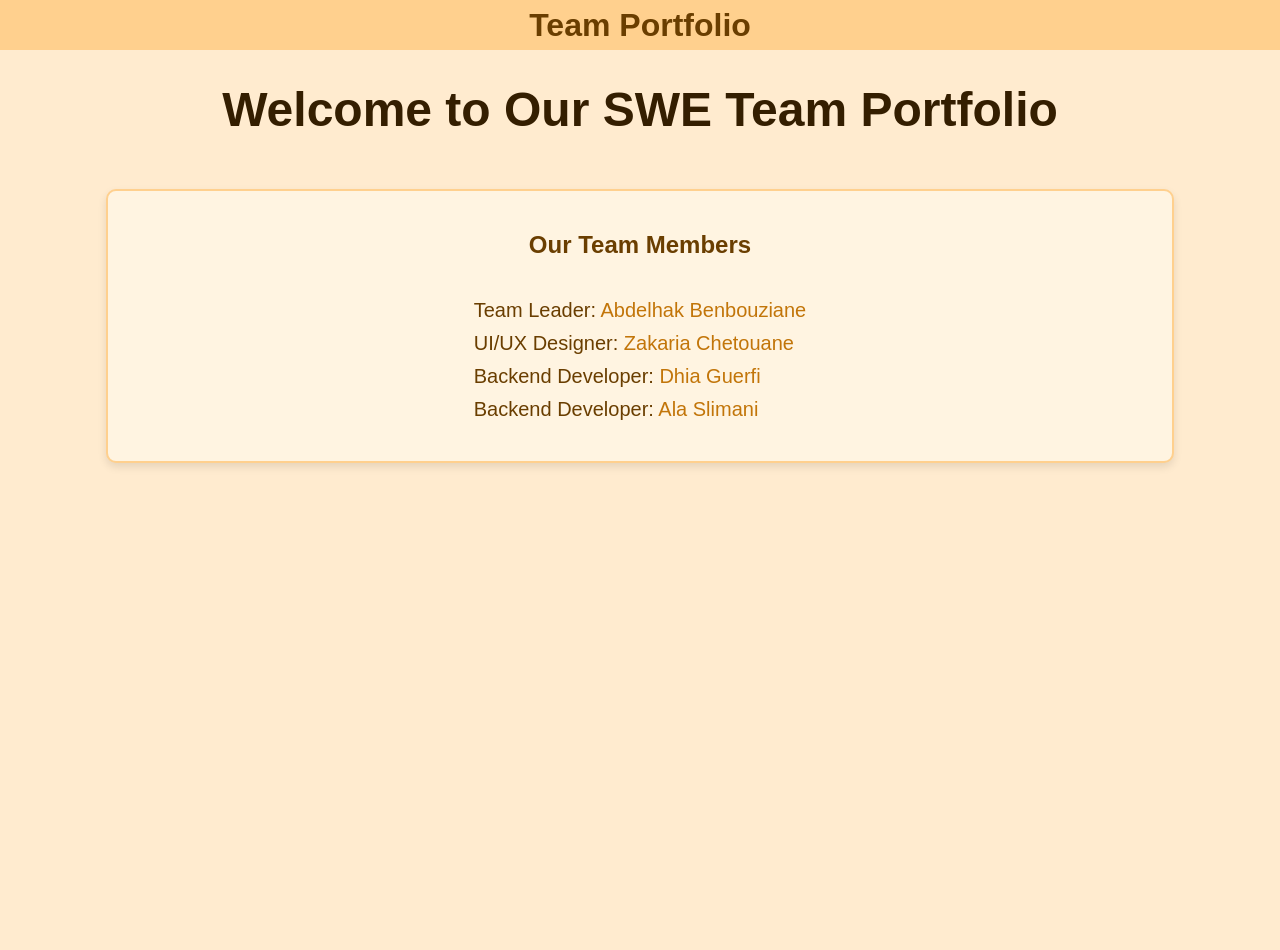
<file: index.html>
<!DOCTYPE html>
<html lang="en">
<head>
    <meta charset="UTF-8">
    <meta name="viewport" content="width=device-width, initial-scale=1.0">
    <meta name="data-team-portfolio-project" content="Team Portfolio Project">
    <title>SWE Team Portfolio</title>
</head>
<body style="padding: 0; margin: 0; font-family: Arial, sans-serif;">
    <header style=" width: 100%; background-color: #ffd08e; color: #6a3e00; text-align: center; height: 50px; position: fixed; top: 0; left: 0; display: flex; align-items: center; justify-content: center;">
        <h1>Team Portfolio</h1>
    </header>
    <main style="margin-top: 50px; background-color: #ffebcf; width: 100%; height:100vh; display: flex; flex-direction: column; align-items: center; justify-content: start;">
        <h1 style="color: #341e00; font-size: 48px; margin-left: auto; margin-right: auto;">Welcome to Our SWE Team Portfolio</h1>
        <section style="width: 80%; background-color: #fff4e1; border: 2px solid #ffd08e; border-radius: 10px; padding: 20px; margin-top: 20px; text-align: center; box-shadow: 0 4px 8px rgba(0, 0, 0, 0.1);">
            <div style="display: flex; flex-direction: column; align-items: center; justify-content: center; ">
            <h1 style="color: #6a3e00;">Our Team Members</h1>
                <ul style="list-style-type: none; padding: 0; color: #6a3e00; font-size: 20px; display: flex; flex-direction: column; align-items: start; gap: 10px;">
                    <li>Team Leader: <a style="color: #c27509; text-decoration: none;" href="abdelhak_portfolio/Abdelhak_portfolio.html">Abdelhak Benbouziane</a></li>
                    <li>UI/UX Designer: <a style="color: #c27509; text-decoration: none;" href="zakaria_portfolio/zakaria-chetouane.html">Zakaria Chetouane</a></li>
                    <li>Backend Developer: <a style="color: #c27509; text-decoration: none;" href="dhia_portfolio/index.html">Dhia Guerfi</a></li>
                    <li>Backend Developer: <a style="color: #c27509; text-decoration: none;" href="ala_portfolio/alaslimani.html">Ala Slimani</a></li>
                </ul>      
            </div>
    </main>
</body>
</html>
</file>
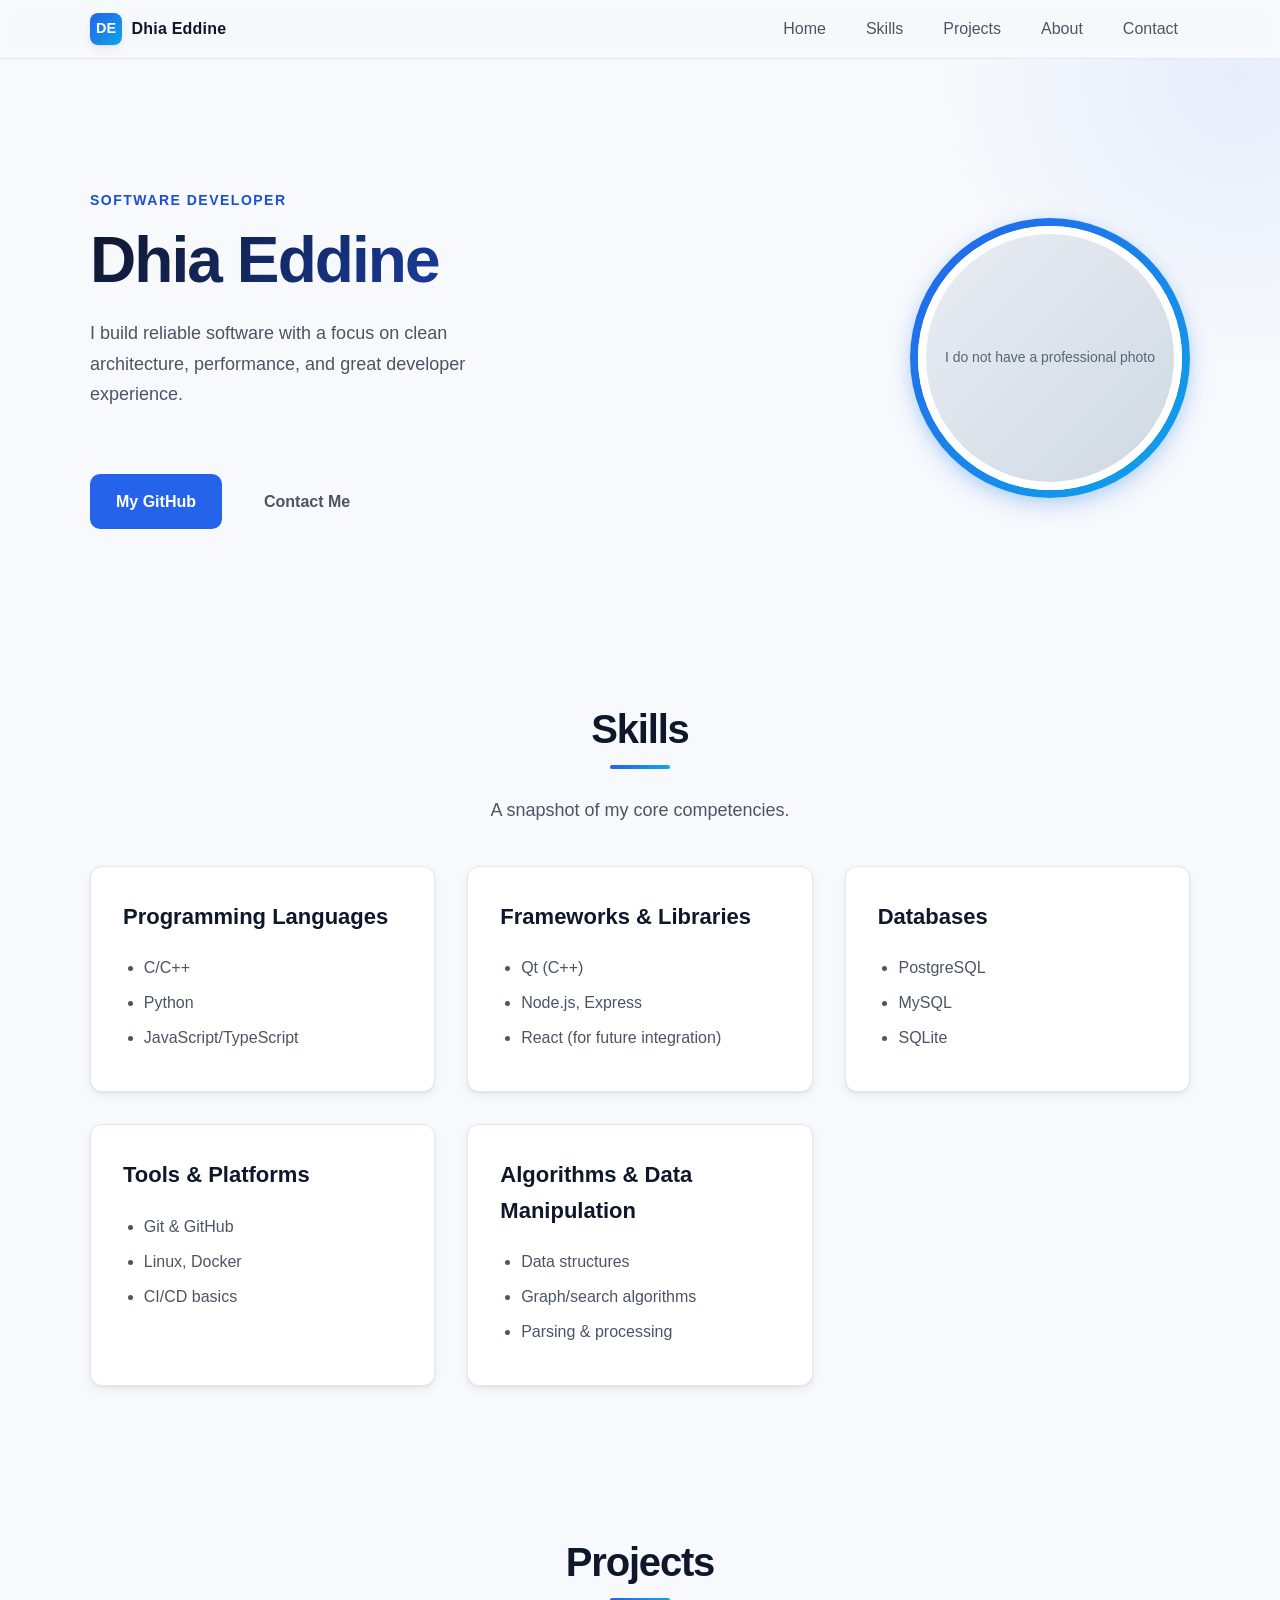
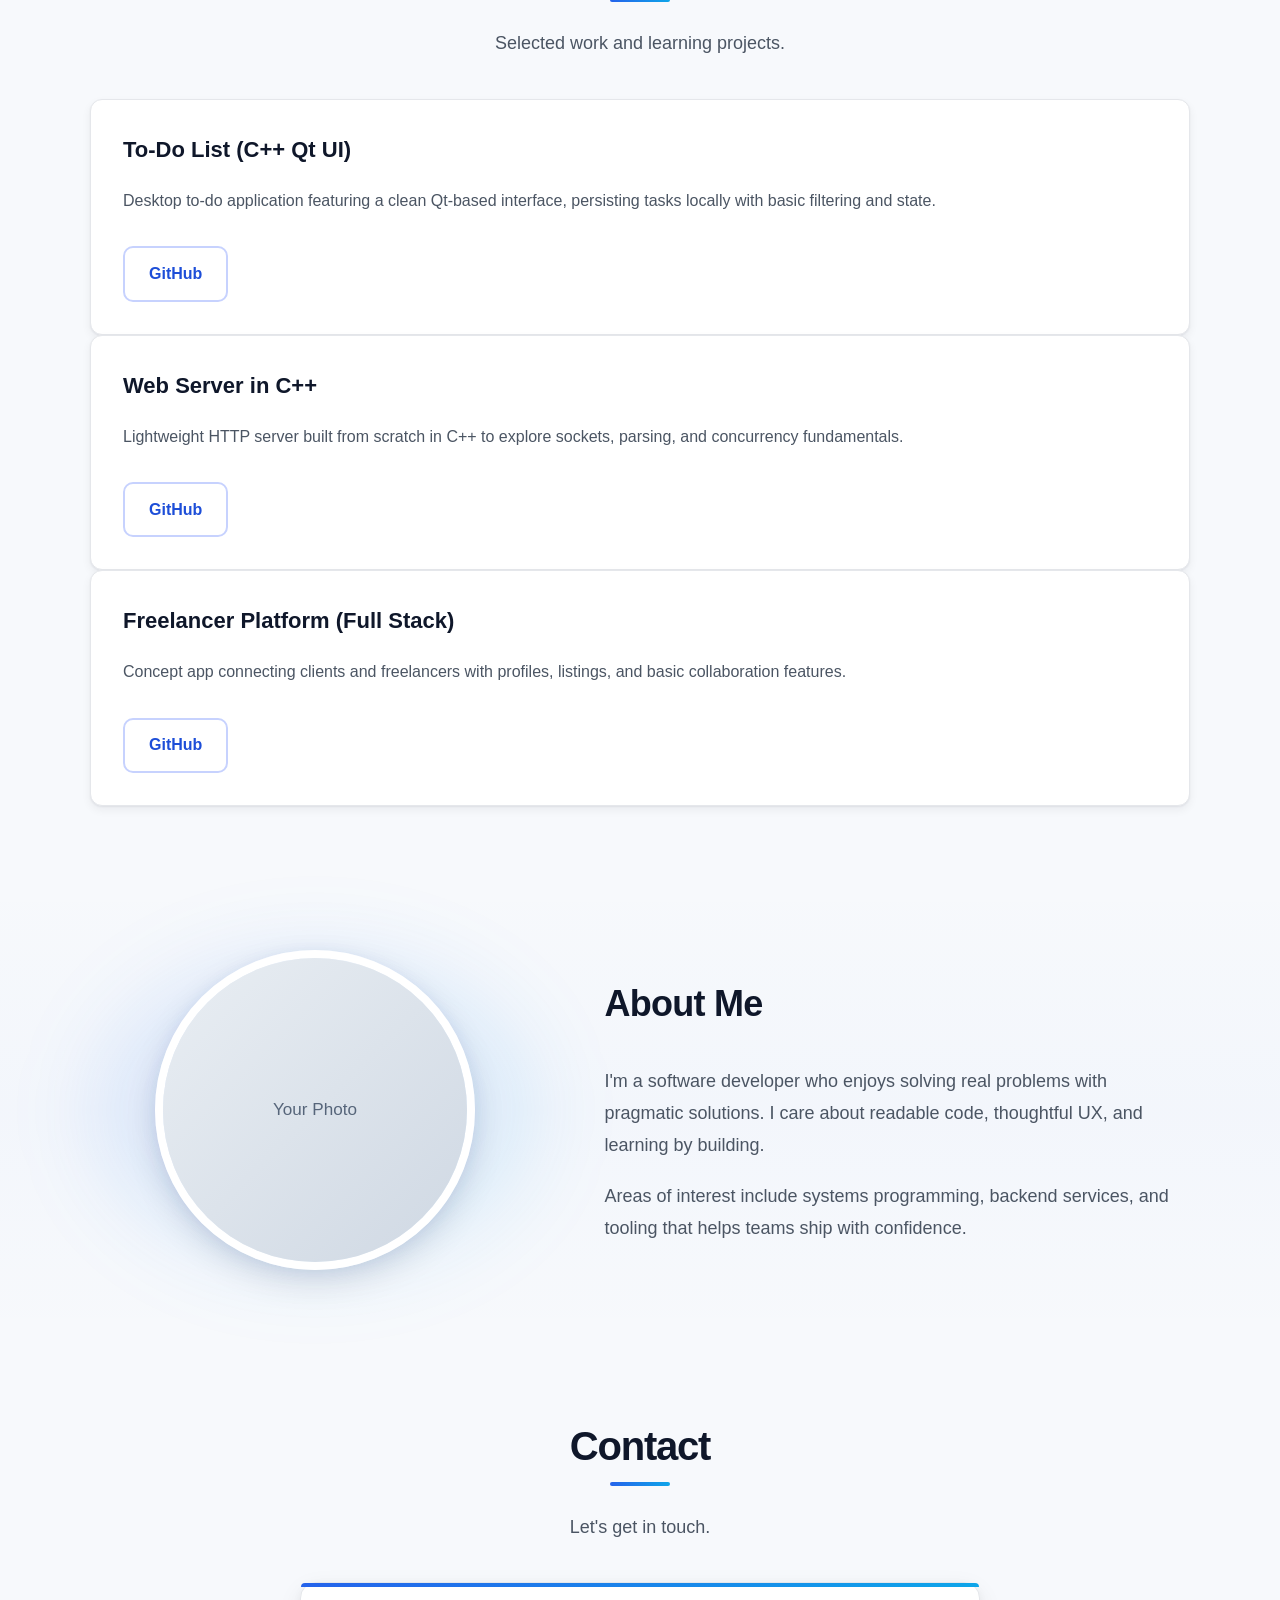
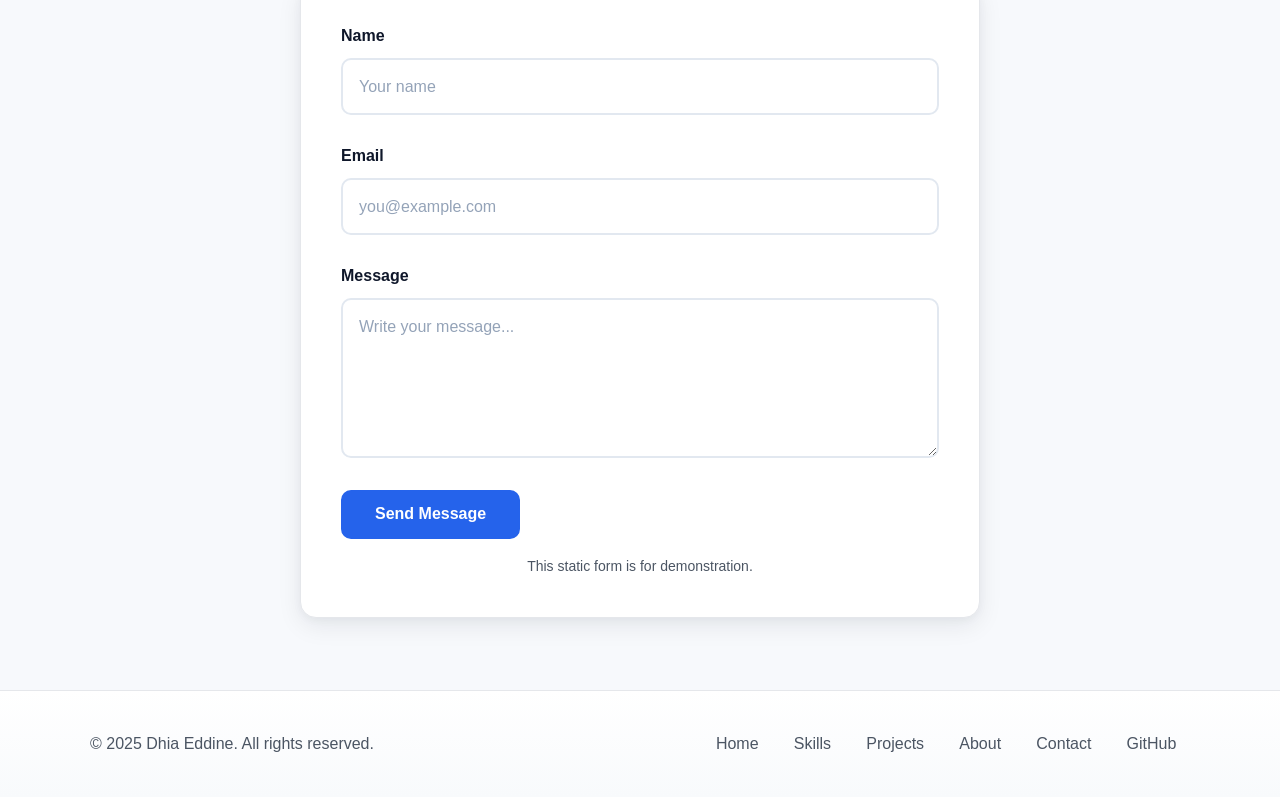
<file: dhia_portfolio/index.html>
<!DOCTYPE html>
<html lang="en">
	<head>
		<meta charset="UTF-8" />
		<meta name="viewport" content="width=device-width, initial-scale=1" />
		<meta name="description" content="Portfolio of Dhia Eddine — Software Developer." />
		<title>Dhia Eddine | Software Developer</title>
		<link rel="stylesheet" href="style.css" />
	</head>
	<body>
		<a class="skip-link" href="#main">Skip to content</a>

		<header class="site-header" role="banner">
			<div class="container header-inner">
				<a href="#home" class="brand" aria-label="Go to Home">
					<span class="brand-mark" aria-hidden="true">DE</span>
					<span class="brand-text">Dhia Eddine</span>
				</a>
				<nav class="site-nav" role="navigation" aria-label="Primary">
					<ul class="nav-list">
						<li><a href="#home">Home</a></li>
						<li><a href="#skills">Skills</a></li>
						<li><a href="#projects">Projects</a></li>
						<li><a href="#about">About</a></li>
						<li><a href="#contact">Contact</a></li>
					</ul>
				</nav>
			</div>
		</header>

		<main id="main" tabindex="-1">
			<!-- Hero -->
					<section id="home" class="section hero" aria-labelledby="hero-title">
						<div class="container hero-inner">
							<div class="hero-grid">
								<div class="hero-copy">
									<p class="eyebrow">Software Developer</p>
									<h1 id="hero-title" class="hero-title">Dhia Eddine</h1>
									<p class="hero-subtitle">
										I build reliable software with a focus on clean architecture, performance,
										and great developer experience.
									</p>
									<div class="actions">
										<a class="btn btn-primary" href="https://github.com/Dhia0Eddine" target="_blank" rel="noopener noreferrer">My GitHub</a>
										<a class="btn btn-ghost" href="#contact">Contact Me</a>
									</div>
								</div>
								<div class="hero-media" aria-hidden="false">
									<span class="visually-hidden">Profile picture placeholder</span>
									<div class="avatar-ring">
										<img
											class="avatar"
											src="data:image/svg+xml;utf8,<?xml version='1.0' encoding='UTF-8'?><svg xmlns='http://www.w3.org/2000/svg' width='640' height='640' viewBox='0 0 640 640'><defs><linearGradient id='g' x1='0' y1='0' x2='1' y2='1'><stop offset='0%' stop-color='%23e9eef3'/><stop offset='100%' stop-color='%23cfd8e3'/></linearGradient></defs><rect width='640' height='640' fill='url(%23g)'/><text x='50%' y='50%' dominant-baseline='middle' text-anchor='middle' font-family='Segoe UI, Roboto, Helvetica, Arial, sans-serif' font-size='36' fill='%2356657a'>I do not have a professional photo</text></svg>"
											alt="Placeholder profile image for Dhia Eddine"
											width="320"
											height="320"
											loading="lazy"
										/>
									</div>
								</div>
							</div>
						</div>
					</section>

			<!-- Skills -->
			<section id="skills" class="section" aria-labelledby="skills-title">
				<div class="container">
					<div class="section-head">
						<h2 id="skills-title">Skills</h2>
						<p class="section-desc">A snapshot of my core competencies.</p>
					</div>

					<div class="grid cards">
						<article class="card">
							<h3>Programming Languages</h3>
							<ul>
								<li>C/C++</li>
								<li>Python</li>
								<li>JavaScript/TypeScript</li>
							</ul>
						</article>

						<article class="card">
							<h3>Frameworks &amp; Libraries</h3>
							<ul>
								<li>Qt (C++)</li>
								<li>Node.js, Express</li>
								<li>React (for future integration)</li>
							</ul>
						</article>

						<article class="card">
							<h3>Databases</h3>
							<ul>
								<li>PostgreSQL</li>
								<li>MySQL</li>
								<li>SQLite</li>
							</ul>
						</article>

						<article class="card">
							<h3>Tools &amp; Platforms</h3>
							<ul>
								<li>Git &amp; GitHub</li>
								<li>Linux, Docker</li>
								<li>CI/CD basics</li>
							</ul>
						</article>

						<article class="card">
							<h3>Algorithms &amp; Data Manipulation</h3>
							<ul>
								<li>Data structures</li>
								<li>Graph/search algorithms</li>
								<li>Parsing &amp; processing</li>
							</ul>
						</article>
					</div>
				</div>
			</section>

			<!-- Projects -->
			<section id="projects" class="section" aria-labelledby="projects-title">
				<div class="container">
					<div class="section-head">
						<h2 id="projects-title">Projects</h2>
						<p class="section-desc">Selected work and learning projects.</p>
					</div>

					<div class="grid project-grid">
						<article class="project card">
							<div class="project-body">
								<h3 class="project-title">To-Do List (C++ Qt UI)</h3>
								<p class="project-desc">
									Desktop to-do application featuring a clean Qt-based interface,
									persisting tasks locally with basic filtering and state.
								</p>
							</div>
							<div class="project-actions">
								<a class="btn btn-outline" href="https://github.com/Dhia0Eddine/To_do_lis_app_Project" target="_blank" rel="noopener noreferrer">GitHub</a>
							</div>
						</article>

						<article class="project card">
							<div class="project-body">
								<h3 class="project-title">Web Server in C++</h3>
								<p class="project-desc">
									Lightweight HTTP server built from scratch in C++ to explore
									sockets, parsing, and concurrency fundamentals.
								</p>
							</div>
							<div class="project-actions">
								<a class="btn btn-outline" href="https://github.com/Dhia0Eddine/web-server" target="_blank" rel="noopener noreferrer">GitHub</a>
							</div>
						</article>

						<article class="project card">
							<div class="project-body">
								<h3 class="project-title">Freelancer Platform (Full Stack)</h3>
								<p class="project-desc">
									Concept app connecting clients and freelancers with profiles,
									listings, and basic collaboration features.
								</p>
							</div>
							<div class="project-actions">
								<a class="btn btn-outline" href="https://github.com/Dhia0Eddine/freelacers-platform" target="_blank" rel="noopener noreferrer">GitHub</a>
							</div>
						</article>
					</div>
				</div>
			</section>

			<!-- About -->
			<section id="about" class="section" aria-labelledby="about-title">
				<div class="container about-grid">
					<div class="about-photo">
						<img
							src="data:image/svg+xml;utf8,<?xml version='1.0' encoding='UTF-8'?><svg xmlns='http://www.w3.org/2000/svg' width='640' height='640' viewBox='0 0 640 640'><defs><linearGradient id='g' x1='0' y1='0' x2='1' y2='1'><stop offset='0%' stop-color='%23e9eef3'/><stop offset='100%' stop-color='%23cfd8e3'/></linearGradient></defs><rect width='640' height='640' fill='url(%23g)'/><text x='50%' y='50%' dominant-baseline='middle' text-anchor='middle' font-family='Segoe UI, Roboto, Helvetica, Arial, sans-serif' font-size='36' fill='%2356657a'>Your Photo</text></svg>"
							alt="Placeholder profile image"
							width="320"
							height="320"
							loading="lazy"
						/>
					</div>
					<div class="about-body">
						<h2 id="about-title">About Me</h2>
						<p>
							I'm a software developer who enjoys solving real problems with
							pragmatic solutions. I care about readable code, thoughtful UX,
							and learning by building.
						</p>
						<p>
							Areas of interest include systems programming, backend services,
							and tooling that helps teams ship with confidence.
						</p>
					</div>
				</div>
			</section>

			<!-- Contact -->
			<section id="contact" class="section" aria-labelledby="contact-title">
				<div class="container">
					<div class="section-head">
						<h2 id="contact-title">Contact</h2>
						<p class="section-desc">Let's get in touch.</p>
					</div>
					<form class="contact-form" action="#" method="post">
						<div class="form-row">
							<label for="name">Name</label>
							<input id="name" name="name" type="text" placeholder="Your name" required />
						</div>
						<div class="form-row">
							<label for="email">Email</label>
							<input id="email" name="email" type="email" placeholder="you@example.com" required />
						</div>
						<div class="form-row">
							<label for="message">Message</label>
							<textarea id="message" name="message" rows="5" placeholder="Write your message..." required></textarea>
						</div>
						<div class="form-actions">
							<button class="btn btn-primary" type="submit">Send Message</button>
						</div>
						<p class="form-note" role="note">This static form is for demonstration.</p>
					</form>
				</div>
			</section>
		</main>

		<footer class="site-footer" role="contentinfo">
			<div class="container footer-inner">
				<p>© <span id="year">2025</span> Dhia Eddine. All rights reserved.</p>
				<ul class="footer-links">
					<li><a href="#home">Home</a></li>
					<li><a href="#skills">Skills</a></li>
					<li><a href="#projects">Projects</a></li>
					<li><a href="#about">About</a></li>
					<li><a href="#contact">Contact</a></li>
					<li><a href="https://github.com/Dhia0Eddine" target="_blank" rel="noopener noreferrer">GitHub</a></li>
				</ul>
			</div>
		</footer>
	</body>
  
</html>
</file>
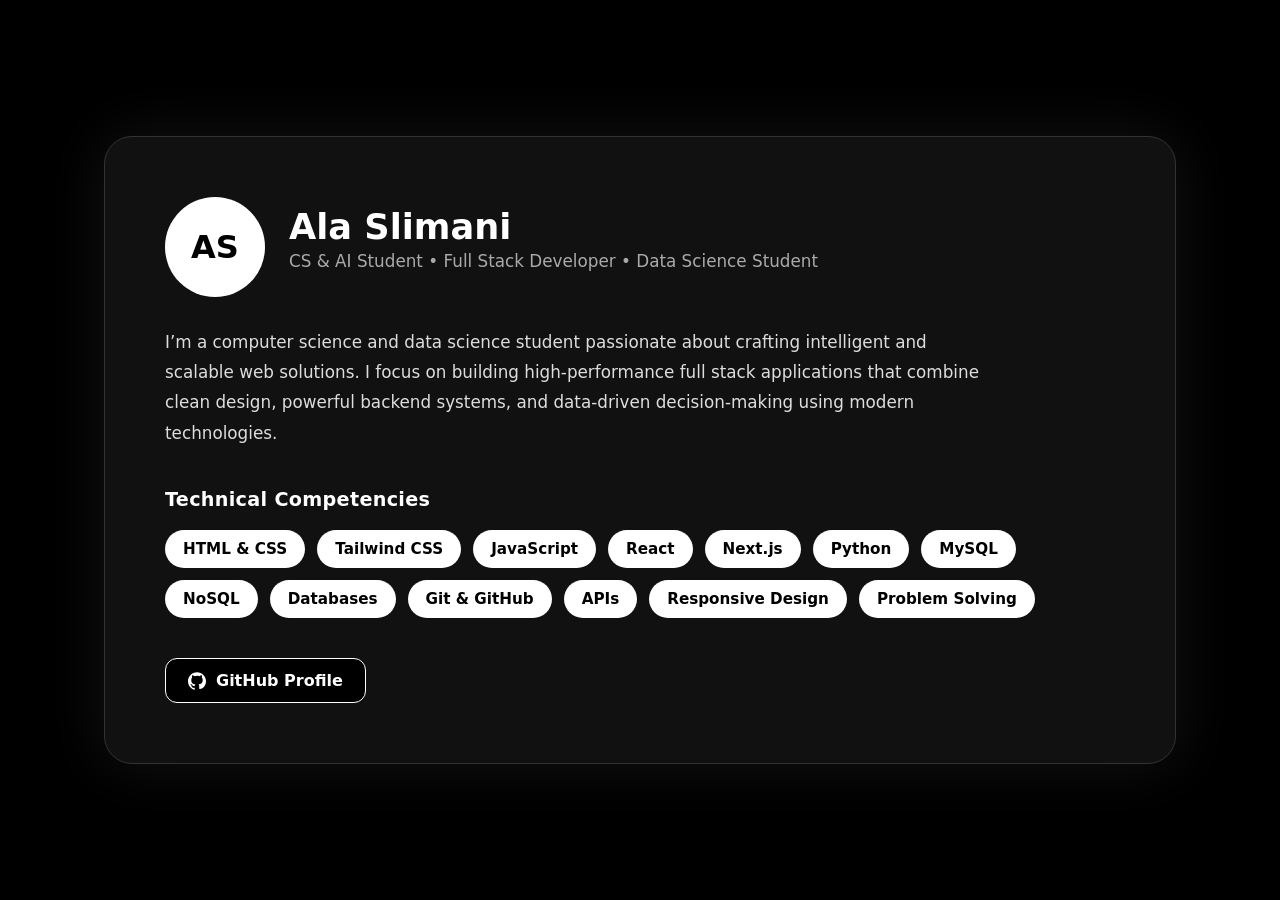
<file: alaslimani.html>
<!DOCTYPE html>
<html lang="en">
<head>
  <meta charset="UTF-8" />
  <meta name="viewport" content="width=device-width, initial-scale=1.0" />
  <title>Ala Slimani – Portfolio Card</title>
  <style>
    body {
      font-family: "Inter", system-ui, -apple-system, sans-serif;
      background-color: #000;
      color: #fff;
      display: flex;
      justify-content: center;
      align-items: center;
      height: 100vh;
      margin: 0;
    }

    .card {
      background-color: #111;
      border: 1px solid #333;
      border-radius: 28px;
      padding: 60px;
      max-width: 950px;
      width: 90%;
      box-shadow: 0 0 60px rgba(255, 255, 255, 0.08);
      transition: transform 0.3s ease, box-shadow 0.3s ease;
    }

    .card:hover {
      transform: translateY(-6px);
      box-shadow: 0 0 90px rgba(255, 255, 255, 0.15);
    }

    .header {
      display: flex;
      align-items: center;
      gap: 24px;
    }

    .avatar {
      width: 100px;
      height: 100px;
      background-color: #fff;
      color: #000;
      border-radius: 50%;
      display: flex;
      justify-content: center;
      align-items: center;
      font-size: 32px;
      font-weight: 700;
    }

    .name {
      font-size: 2.2rem;
      font-weight: 700;
      color: #fff;
      margin: 0;
    }

    .subtitle {
      color: #aaa;
      font-weight: 500;
      font-size: 1.05rem;
      margin-top: 4px;
    }

    .bio {
      color: #ddd;
      margin-top: 30px;
      line-height: 1.8;
      font-size: 1.05rem;
      max-width: 820px;
    }

    h3 {
      margin-top: 40px;
      color: #fff;
      font-size: 1.2rem;
      letter-spacing: 0.3px;
    }

    .skills {
      display: flex;
      flex-wrap: wrap;
      gap: 12px;
      margin-top: 16px;
    }

    .skill {
      background-color: #fff;
      color: #000;
      padding: 10px 18px;
      border-radius: 50px;
      font-size: 0.95rem;
      font-weight: 600;
      transition: all 0.3s ease;
    }

    .skill:hover {
      background-color: #000;
      color: #fff;
      border: 1px solid #fff;
      transform: scale(1.05);
    }

    .links {
      display: flex;
      gap: 20px;
      margin-top: 40px;
    }

    .btn {
      display: inline-flex;
      align-items: center;
      gap: 10px;
      text-decoration: none;
      color: #fff;
      background-color: #000;
      border: 1px solid #fff;
      padding: 12px 22px;
      border-radius: 12px;
      font-weight: 600;
      transition: all 0.3s ease;
    }

    .btn:hover {
      background-color: #fff;
      color: #000;
    }

    @media (max-width: 700px) {
      .card {
        padding: 32px;
      }
      .avatar {
        width: 80px;
        height: 80px;
        font-size: 26px;
      }
      .name {
        font-size: 1.6rem;
      }
    }
  </style>
</head>
<body>
  <div class="card">
    <div class="header">
      <div class="avatar">AS</div>
      <div>
        <h1 class="name">Ala Slimani</h1>
        <p class="subtitle">CS & AI Student • Full Stack Developer • Data Science Student</p>
      </div>
    </div>

    <p class="bio">
      I’m a computer science and data science student passionate about crafting intelligent and scalable web solutions.
      I focus on building high-performance full stack applications that combine clean design, powerful backend systems,
      and data-driven decision-making using modern technologies.
    </p>

    <h3>Technical Competencies</h3>
    <div class="skills">
      <div class="skill">HTML & CSS</div>
      <div class="skill">Tailwind CSS</div>
      <div class="skill">JavaScript</div>
      <div class="skill">React</div>
      <div class="skill">Next.js</div>
      <div class="skill">Python</div>
      <div class="skill">MySQL</div>
      <div class="skill">NoSQL</div>
      <div class="skill">Databases</div>
      <div class="skill">Git & GitHub</div>
      <div class="skill">APIs</div>
      <div class="skill">Responsive Design</div>
      <div class="skill">Problem Solving</div>
    </div>

    <div class="links">
      <a href="https://github.com/AlaSlimani99" class="btn">
        <svg xmlns="http://www.w3.org/2000/svg" width="18" height="18" fill="currentColor"
          viewBox="0 0 24 24"><path d="M12 .297c-6.63 0-12 5.373-12 
          12 0 5.303 3.438 9.8 8.205 11.385.6.113.82-.258.82-.577 
          0-.285-.01-1.04-.015-2.04-3.338.724-4.042-1.61-4.042-1.61C4.422 
          17.07 3.633 16.7 3.633 16.7c-1.087-.744.083-.729.083-.729 
          1.205.084 1.84 1.236 1.84 1.236 1.07 1.835 2.809 1.305 3.495.998.108-.776.418-1.305.762-1.605-2.665-.3-5.466-1.334-5.466-5.93 
          0-1.31.465-2.38 1.235-3.22-.135-.303-.54-1.523.105-3.176 
          0 0 1.005-.322 3.3 1.23a11.48 11.48 0 0 1 3-.405c1.02.005 2.045.138 
          3 .405 2.28-1.552 3.285-1.23 3.285-1.23.645 1.653.24 2.873.12 
          3.176.765.84 1.23 1.91 1.23 3.22 0 4.61-2.805 5.625-5.475 
          5.92.42.36.81 1.096.81 2.22 0 1.606-.015 2.896-.015 
          3.286 0 .315.21.69.825.57C20.565 22.092 24 17.592 
          24 12.297c0-6.627-5.373-12-12-12"/></svg>
        GitHub Profile
      </a>
    </div>
  </div>
</body>
</html>
</file>
<file: dhia_portfolio/style.css>
/*
  Dhia Eddine — Portfolio skeleton
  Tech: HTML + CSS only, mobile-first
*/

/* 1) Reset & base -------------------------------------------- */
*, *::before, *::after { box-sizing: border-box; }
html { -webkit-text-size-adjust: 100%; }
body { margin: 0; }
img { max-width: 100%; display: block; }

:root {
  /* Colors */
  --bg: #f7f9fc;
  --surface: #ffffff;
  --text: #0f172a; /* slate-900 */
  --muted: #4b5563; /* gray-600 */
  --border: #e5e7eb; /* gray-200 */
  --brand: #2563eb; /* blue-600 */
  --brand-600: #2563eb;
  --brand-700: #1d4ed8;
  --accent: #0ea5e9; /* sky-500 */
  --shadow: 0 1px 2px rgba(15, 23, 42, 0.06), 0 4px 10px rgba(15, 23, 42, 0.06);

  /* Typography */
  --font-sans: ui-sans-serif, -apple-system, Segoe UI, Roboto, Helvetica, Arial, "Apple Color Emoji", "Segoe UI Emoji";
  --fs-300: 0.875rem;
  --fs-400: 1rem;
  --fs-500: 1.125rem;
  --fs-600: 1.375rem;
  --fs-700: 1.75rem;
  --fs-800: 2.25rem;

  /* Layout */
  --container: 1100px;
  --radius: 12px;
  --radius-sm: 8px;
  --space-1: 0.5rem;
  --space-2: 0.75rem;
  --space-3: 1rem;
  --space-4: 1.5rem;
  --space-5: 2rem;
  --space-6: 3rem;
}

body {
  font-family: var(--font-sans);
  color: var(--text);
  line-height: 1.6;
  background: var(--bg);
}

.container {
  width: min(100% - 2rem, var(--container));
  margin-inline: auto;
}

.section { padding-block: calc(var(--space-6) + 1.5rem); }
.section-head { 
  margin-bottom: calc(var(--space-5) + 0.5rem); 
  text-align: center;
  max-width: 65ch;
  margin-inline: auto;
}
.section-head h2 { 
  margin: 0 0 var(--space-3) 0; 
  font-size: clamp(1.75rem, 3vw + 0.5rem, 2.5rem); 
  letter-spacing: -0.03em;
  font-weight: 700;
  position: relative;
  display: inline-block;
}
.section-head h2::after {
  content: "";
  position: absolute;
  bottom: -8px;
  left: 50%;
  transform: translateX(-50%);
  width: 60px;
  height: 4px;
  background: linear-gradient(90deg, var(--brand) 0%, var(--accent) 100%);
  border-radius: 2px;
}
.section-desc { 
  color: var(--muted); 
  font-size: var(--fs-500); 
  line-height: 1.7;
  max-width: 60ch;
  margin-inline: auto;
}

/* 2) Header & nav -------------------------------------------- */
.skip-link {
  position: absolute; left: -9999px; top: auto; width: 1px; height: 1px; overflow: hidden;
}
.skip-link:focus { left: 1rem; top: 1rem; width: auto; height: auto; background: #fff; padding: 0.5rem 0.75rem; border-radius: 6px; box-shadow: var(--shadow); }

.site-header {
  position: sticky; top: 0; z-index: 50; backdrop-filter: saturate(150%) blur(6px);
  background: color-mix(in srgb, var(--bg) 80%, transparent);
  border-bottom: 1px solid var(--border);
}
.header-inner { display: flex; align-items: center; justify-content: space-between; gap: 1rem; padding-block: 0.8rem; }
.brand { display: inline-flex; align-items: center; gap: 0.6rem; text-decoration: none; color: inherit; font-weight: 600; }
.brand-mark { display: grid; place-items: center; width: 32px; height: 32px; border-radius: 8px; background: linear-gradient(135deg, var(--brand) 0%, var(--accent) 100%); color: #fff; font-size: 0.9rem; font-weight: 700; box-shadow: var(--shadow); }
.brand-text { letter-spacing: 0.2px; }

.site-nav .nav-list { list-style: none; display: flex; gap: 1rem; margin: 0; padding: 0; }
.site-nav a { color: var(--muted); text-decoration: none; padding: 0.5rem 0.75rem; border-radius: 8px; transition: background-color 160ms ease, color 160ms ease; }
.site-nav a:hover, .site-nav a:focus-visible { color: var(--text); background: #eef2ff; }

/* 3) Hero ----------------------------------------------------- */
.hero { 
  padding-block: calc(var(--space-6) + 2.5rem) calc(var(--space-6) + 1rem); 
  position: relative;
  overflow: hidden;
}
.hero::before {
  content: "";
  position: absolute;
  top: -50%;
  right: -20%;
  width: 600px;
  height: 600px;
  background: radial-gradient(circle, rgba(37, 99, 235, 0.08) 0%, transparent 70%);
  pointer-events: none;
  z-index: 0;
}
.hero-inner { text-align: center; position: relative; z-index: 1; }
.hero-grid { 
  display: grid; 
  grid-template-columns: 1fr; 
  align-items: center; 
  gap: calc(var(--space-5) + 0.5rem); 
  padding-block: var(--space-3);
}
.hero-copy { order: 2; }
.hero-media { 
  order: 1; 
  display: grid; 
  place-items: center;
  animation: float 6s ease-in-out infinite;
}
@keyframes float {
  0%, 100% { transform: translateY(0); }
  50% { transform: translateY(-12px); }
}
.avatar-ring { 
  position: relative; 
  width: 220px; 
  height: 220px; 
  border-radius: 50%; 
  padding: 8px; 
  background: linear-gradient(135deg, var(--brand) 0%, var(--accent) 100%); 
  box-shadow: 0 8px 24px rgba(37, 99, 235, 0.2), 0 4px 12px rgba(14, 165, 233, 0.15);
  transition: transform 300ms ease, box-shadow 300ms ease;
}
.avatar-ring:hover {
  transform: scale(1.05);
  box-shadow: 0 12px 32px rgba(37, 99, 235, 0.25), 0 6px 16px rgba(14, 165, 233, 0.2);
}
.avatar-ring::after { 
  content: ""; 
  position: absolute; 
  inset: 8px; 
  border-radius: 50%; 
  background: #fff; 
  z-index: 0; 
}
.avatar { 
  position: relative; 
  z-index: 1; 
  width: 100%; 
  height: 100%; 
  object-fit: cover; 
  border-radius: 50%; 
  border: 8px solid #fff; 
}
.visually-hidden { position: absolute !important; width: 1px; height: 1px; padding: 0; margin: -1px; overflow: hidden; clip: rect(0, 0, 0, 0); white-space: nowrap; border: 0; }
.eyebrow { 
  color: var(--brand-700); 
  font-weight: 600; 
  text-transform: uppercase;
  font-size: var(--fs-300);
  margin: 0 0 var(--space-3) 0; 
  letter-spacing: 1.5px; 
  display: inline-block;
}
.hero-title { 
  font-size: clamp(2.5rem, 5vw + 1rem, 4rem); 
  line-height: 1.05; 
  margin: 0 0 var(--space-3) 0; 
  letter-spacing: -0.03em;
  font-weight: 800;
  background: linear-gradient(135deg, var(--text) 0%, var(--brand-700) 100%);
  -webkit-background-clip: text;
  -webkit-text-fill-color: transparent;
  background-clip: text;
}
.hero-subtitle { 
  color: var(--muted); 
  font-size: var(--fs-500); 
  line-height: 1.7;
  margin: 0 auto calc(var(--space-5) + 0.5rem); 
  max-width: 50ch; 
}

.actions { 
  display: inline-flex; 
  gap: 1rem; 
  flex-wrap: wrap; 
  justify-content: center;
  margin-top: var(--space-2);
}

/* Buttons */
.btn { 
  --ring: 0 0 0 0 rgba(37, 99, 235, 0); 
  display: inline-flex; 
  align-items: center; 
  justify-content: center; 
  gap: 0.5rem; 
  padding: 0.8rem 1.5rem; 
  border-radius: 10px; 
  border: 2px solid transparent; 
  font-weight: 600; 
  font-size: var(--fs-400);
  text-decoration: none; 
  transition: transform 150ms ease, box-shadow 200ms ease, background-color 200ms ease, color 150ms ease, border-color 200ms ease; 
  box-shadow: var(--ring);
  cursor: pointer;
}
.btn:hover { 
  transform: translateY(-2px); 
}
.btn:active { 
  transform: translateY(0); 
}
.btn-primary { 
  background: var(--brand); 
  color: #fff;
  border-color: var(--brand);
}
.btn-primary:hover { 
  background: var(--brand-700);
  border-color: var(--brand-700);
  box-shadow: 0 10px 28px rgba(37, 99, 235, 0.3), 0 4px 12px rgba(37, 99, 235, 0.15); 
}
.btn-outline { 
  background: transparent; 
  color: var(--brand-700); 
  border-color: #c7d2fe; 
}
.btn-outline:hover { 
  background: #eef2ff;
  border-color: #a5b4fc;
  color: var(--brand-700);
}
.btn-ghost { 
  background: transparent; 
  color: var(--muted); 
  border-color: transparent; 
}
.btn-ghost:hover { 
  background: #f1f5f9; 
  color: var(--text); 
  border-color: #e2e8f0;
}

/* 4) Cards & grids ------------------------------------------- */
.cards { 
  display: grid; 
  grid-template-columns: 1fr; 
  gap: calc(var(--space-4) + 0.5rem); 
}
.card { 
  background: var(--surface); 
  border: 1px solid var(--border); 
  border-radius: var(--radius); 
  padding: calc(var(--space-4) + 0.5rem); 
  box-shadow: var(--shadow); 
  transition: transform 200ms ease, box-shadow 250ms ease, border-color 200ms ease;
  position: relative;
  overflow: hidden;
}
.card::before {
  content: "";
  position: absolute;
  top: 0;
  left: 0;
  width: 100%;
  height: 4px;
  background: linear-gradient(90deg, var(--brand) 0%, var(--accent) 100%);
  transform: scaleX(0);
  transform-origin: left;
  transition: transform 300ms ease;
}
.card:hover::before {
  transform: scaleX(1);
}
.card:hover { 
  transform: translateY(-6px); 
  box-shadow: 0 16px 32px rgba(15, 23, 42, 0.12), 0 4px 16px rgba(37, 99, 235, 0.08); 
  border-color: #bfdbfe; 
}
.card h3 { 
  margin-top: 0; 
  margin-bottom: calc(var(--space-3) + 0.25rem); 
  font-size: var(--fs-600); 
  font-weight: 700;
  color: var(--text);
}
.card ul { 
  margin: 0; 
  padding-left: 1.3rem; 
  color: var(--muted); 
  line-height: 1.8;
}
.card ul li {
  margin-bottom: 0.4rem;
}

.project-grid { 
  grid-template-columns: 1fr; 
  gap: calc(var(--space-4) + 0.5rem); 
}
.project { 
  display: flex; 
  flex-direction: column;
  height: 100%;
}
.project .project-body { 
  margin-bottom: auto; 
  padding-bottom: var(--space-3);
}
.project-title { 
  margin: 0 0 var(--space-2) 0; 
  font-size: var(--fs-600); 
  font-weight: 700;
  color: var(--text);
  transition: color 200ms ease;
}
.project:hover .project-title {
  color: var(--brand-700);
}
.project-desc { 
  margin: 0; 
  color: var(--muted); 
  line-height: 1.7;
  font-size: var(--fs-400);
}
.project-actions { 
  display: flex; 
  gap: 0.75rem; 
  flex-wrap: wrap;
  margin-top: var(--space-3);
}

/* 5) About ---------------------------------------------------- */
#about { 
  background: linear-gradient(180deg, transparent 0%, rgba(37, 99, 235, 0.02) 50%, transparent 100%);
}
.about-grid { 
  display: grid; 
  grid-template-columns: 1fr; 
  gap: calc(var(--space-5) + 0.5rem); 
  align-items: center; 
}
.about-photo { 
  display: grid; 
  place-items: center;
  position: relative;
}
.about-photo::before {
  content: "";
  position: absolute;
  width: 100%;
  height: 100%;
  background: linear-gradient(135deg, rgba(37, 99, 235, 0.1) 0%, rgba(14, 165, 233, 0.1) 100%);
  border-radius: 50%;
  filter: blur(40px);
  z-index: 0;
}
.about-photo img { 
  position: relative;
  z-index: 1;
  border-radius: 50%; 
  border: 8px solid #fff; 
  box-shadow: 0 12px 32px rgba(15, 23, 42, 0.12), 0 4px 16px rgba(37, 99, 235, 0.08);
  transition: transform 300ms ease, box-shadow 300ms ease;
  max-width: 320px;
}
.about-photo img:hover {
  transform: scale(1.02);
  box-shadow: 0 16px 40px rgba(15, 23, 42, 0.15), 0 6px 20px rgba(37, 99, 235, 0.12);
}
.about-body h2 { 
  margin-top: 0; 
  margin-bottom: calc(var(--space-4) + 0.5rem);
  font-size: clamp(1.75rem, 3vw + 0.5rem, 2.25rem); 
  font-weight: 700;
  letter-spacing: -0.02em;
}
.about-body p { 
  color: var(--muted); 
  line-height: 1.8;
  font-size: var(--fs-500);
  margin-bottom: var(--space-3);
}
.about-body p:last-child {
  margin-bottom: 0;
}

/* 6) Contact -------------------------------------------------- */
#contact .container {
  max-width: 680px;
}
.contact-form { 
  background: var(--surface); 
  border: 1px solid var(--border); 
  border-radius: calc(var(--radius) + 4px); 
  padding: calc(var(--space-5) + 0.5rem); 
  box-shadow: 0 8px 24px rgba(15, 23, 42, 0.08), 0 2px 8px rgba(15, 23, 42, 0.04);
  position: relative;
}
.contact-form::before {
  content: "";
  position: absolute;
  top: 0;
  left: 0;
  right: 0;
  height: 4px;
  background: linear-gradient(90deg, var(--brand) 0%, var(--accent) 100%);
  border-radius: calc(var(--radius) + 4px) calc(var(--radius) + 4px) 0 0;
}
.form-row { 
  display: grid; 
  gap: 0.6rem; 
  margin-bottom: calc(var(--space-4) + 0.25rem); 
}
label { 
  font-weight: 600; 
  font-size: var(--fs-400);
  color: var(--text);
}
input, textarea { 
  font: inherit; 
  padding: 0.85rem 1rem; 
  border-radius: 10px; 
  border: 2px solid #e2e8f0; 
  background: #fff; 
  color: var(--text); 
  outline: none; 
  transition: border-color 200ms ease, box-shadow 200ms ease, background-color 150ms ease;
  font-size: var(--fs-400);
}
input::placeholder, textarea::placeholder {
  color: #94a3b8;
}
input:hover, textarea:hover {
  border-color: #cbd5e1;
}
input:focus, textarea:focus { 
  border-color: var(--brand); 
  box-shadow: 0 0 0 4px rgba(37, 99, 235, 0.12);
  background: #fafbfc;
}
textarea {
  resize: vertical;
  min-height: 140px;
}
.form-actions { 
  margin-top: calc(var(--space-4) + 0.5rem); 
}
.form-actions .btn {
  padding: 0.85rem 2rem;
  font-size: var(--fs-400);
}
.form-note { 
  margin: var(--space-3) 0 0; 
  color: var(--muted); 
  font-size: var(--fs-300); 
  text-align: center;
}

/* 7) Footer --------------------------------------------------- */
.site-footer { 
  border-top: 1px solid var(--border); 
  padding-block: calc(var(--space-5) + 0.5rem); 
  background: linear-gradient(180deg, #fff 0%, #f8fafc 100%);
}
.footer-inner { 
  display: flex; 
  flex-direction: column; 
  gap: var(--space-3); 
  align-items: center; 
  justify-content: space-between; 
}
.footer-inner p {
  margin: 0;
  color: var(--muted);
  font-size: var(--fs-400);
}
.footer-links { 
  list-style: none; 
  display: flex; 
  gap: 0.5rem; 
  margin: 0; 
  padding: 0;
  flex-wrap: wrap;
  justify-content: center;
}
.footer-links a { 
  color: var(--muted); 
  text-decoration: none; 
  padding: 0.5rem 0.85rem; 
  border-radius: 8px;
  font-size: var(--fs-400);
  transition: background-color 150ms ease, color 150ms ease;
}
.footer-links a:hover { 
  background: #eef2ff; 
  color: var(--brand-700); 
}

/* 8) Media queries (mobile-first) ----------------------------- */
@media (min-width: 640px) {
  .cards { grid-template-columns: repeat(2, 1fr); }
  .project-grid { grid-template-columns: repeat(2, 1fr); }
}

@media (min-width: 900px) {
  .cards { grid-template-columns: repeat(3, 1fr); }
  .project-grid { grid-template-columns: repeat(3, 1fr); }
  .about-grid { 
    grid-template-columns: 1fr 1.3fr; 
    gap: calc(var(--space-6) + 1rem);
    text-align: left;
  }
  .about-body h2::after {
    left: 0;
    transform: translateX(0);
  }
  .hero { padding-block: calc(var(--space-6) + 4rem) calc(var(--space-6) + 2rem); }
  .hero-grid { 
    grid-template-columns: 1.3fr 1fr; 
    text-align: left; 
    gap: calc(var(--space-6) + 1rem);
    align-items: center;
  }
  .hero-inner { text-align: left; }
  .hero-copy { 
    order: 1; 
    padding-right: var(--space-4);
  }
  .hero-media { 
    order: 2;
    justify-self: end;
  }
  .hero-title {
    margin-bottom: calc(var(--space-3) + 0.5rem);
  }
  .hero-subtitle {
    margin-left: 0;
    margin-right: 0;
    max-width: 45ch;
  }
  .actions {
    justify-content: flex-start;
    margin-top: var(--space-4);
  }
  .avatar-ring { 
    width: 280px; 
    height: 280px; 
  }
  .footer-inner {
    flex-direction: row;
  }
}
</file>
